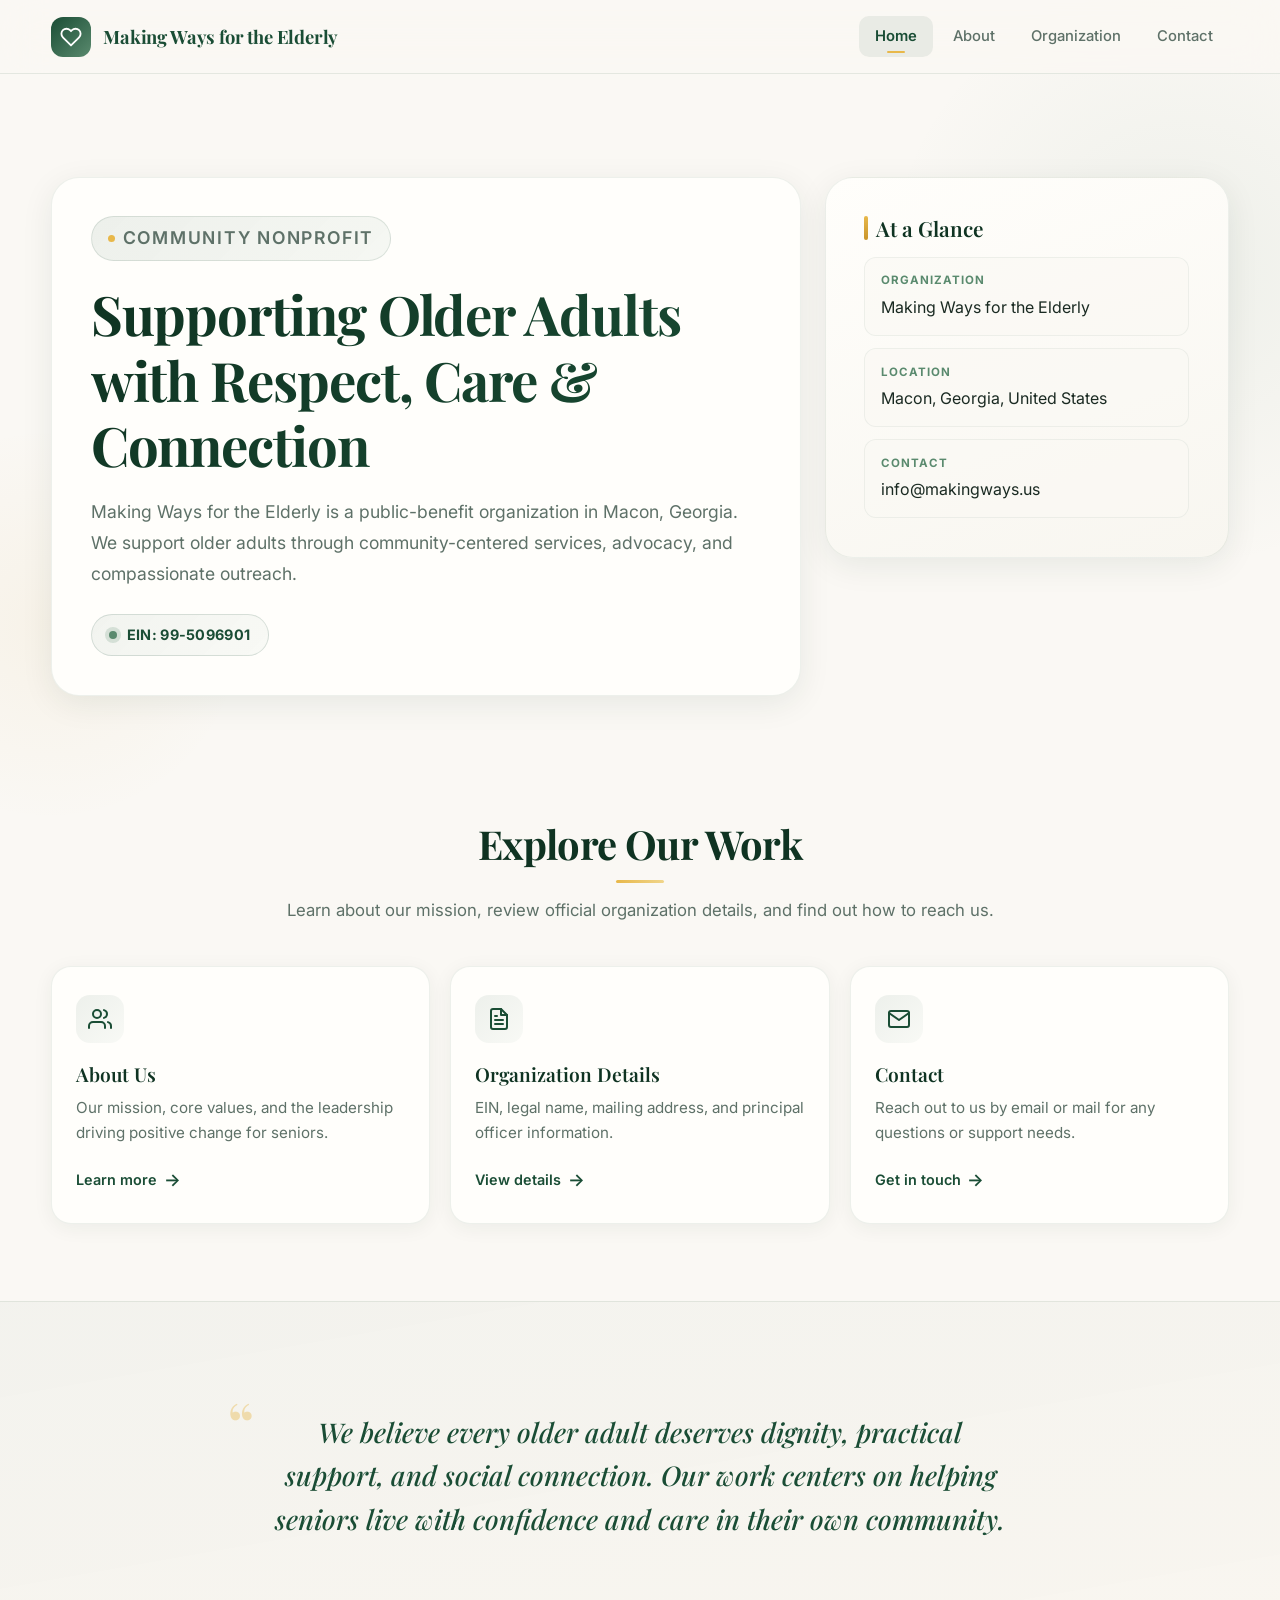
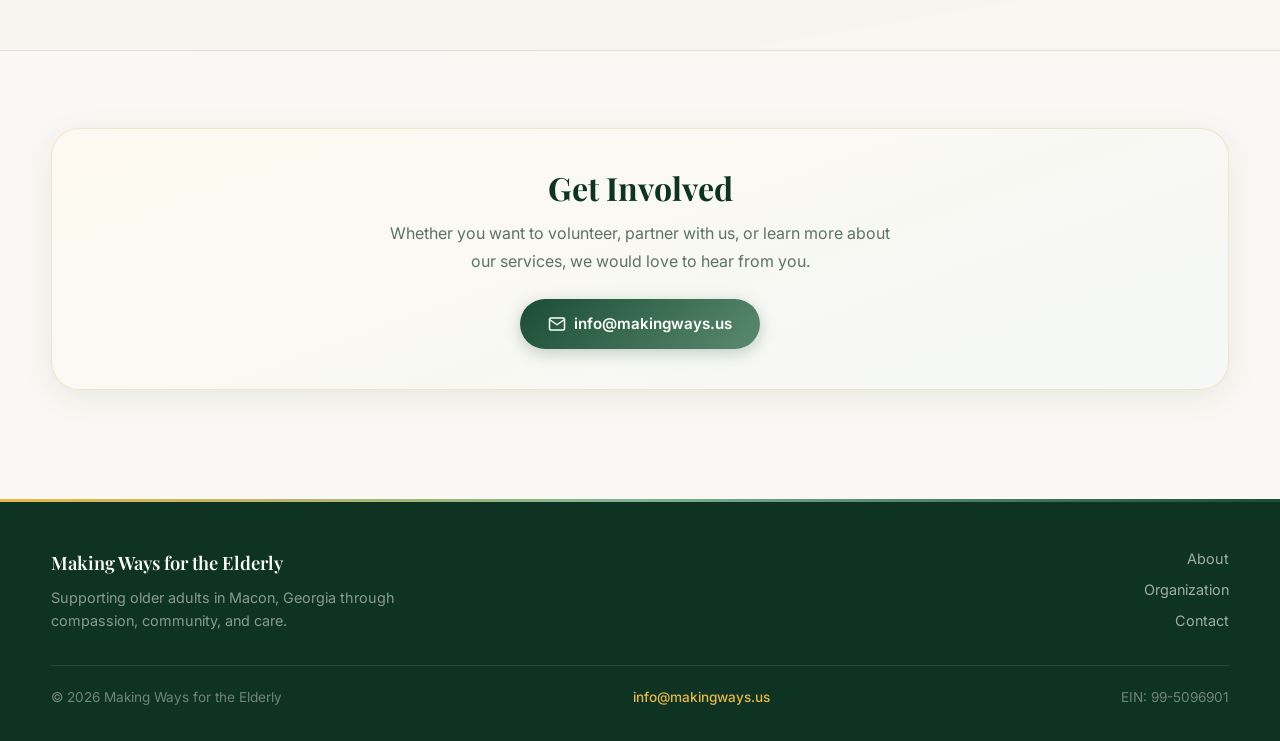
<file: index.html>
<!DOCTYPE html>
<html lang="en">
<head>
  <meta charset="UTF-8">
  <meta name="viewport" content="width=device-width, initial-scale=1.0">
  <meta name="description" content="Making Ways for the Elderly — A nonprofit in Macon, Georgia supporting older adults with respect, care, and community connection.">
  <title>Making Ways for the Elderly | Home</title>
  <link rel="icon" type="image/svg+xml" href="favicon.svg">
  <link rel="stylesheet" href="css/style.css">
</head>
<body>
  <header class="topbar">
    <div class="wrapper topbar-content">
      <a class="brand" href="index.html">
        <span class="brand-icon">
          <svg viewBox="0 0 24 24" fill="none" stroke="white" stroke-width="2" stroke-linecap="round" stroke-linejoin="round">
            <path d="M20.84 4.61a5.5 5.5 0 0 0-7.78 0L12 5.67l-1.06-1.06a5.5 5.5 0 0 0-7.78 7.78l1.06 1.06L12 21.23l7.78-7.78 1.06-1.06a5.5 5.5 0 0 0 0-7.78z"/>
          </svg>
        </span>
        Making Ways for the Elderly
      </a>
      <button class="menu-toggle" aria-label="Toggle navigation" aria-expanded="false">
        <svg class="hamburger-icon" viewBox="0 0 24 24" fill="none" stroke="currentColor" stroke-width="2" stroke-linecap="round">
          <line x1="3" y1="6" x2="21" y2="6"/><line x1="3" y1="12" x2="21" y2="12"/><line x1="3" y1="18" x2="21" y2="18"/>
        </svg>
        <svg class="close-icon" viewBox="0 0 24 24" fill="none" stroke="currentColor" stroke-width="2" stroke-linecap="round">
          <line x1="18" y1="6" x2="6" y2="18"/><line x1="6" y1="6" x2="18" y2="18"/>
        </svg>
      </button>
      <nav class="menu" aria-label="Main navigation">
        <a class="menu-link active" href="index.html">Home</a>
        <a class="menu-link" href="about.html">About</a>
        <a class="menu-link" href="organization.html">Organization</a>
        <a class="menu-link" href="contact.html">Contact</a>
      </nav>
    </div>
  </header>

  <main>
    <!-- HERO -->
    <section class="page-hero">
      <div class="wrapper hero-grid">
        <article class="card-surface hero-main reveal">
          <p class="hero-kicker">Community Nonprofit</p>
          <h1>Supporting Older Adults with Respect, Care & Connection</h1>
          <p>
            Making Ways for the Elderly is a public-benefit organization in Macon, Georgia.
            We support older adults through community-centered services, advocacy, and compassionate outreach.
          </p>
          <div class="ein-pill">
            <span class="pill-dot" aria-hidden="true"></span>
            EIN: 99-5096901
          </div>
        </article>

        <aside class="card-surface hero-side reveal delay-1" aria-label="Quick facts">
          <h2>At a Glance</h2>
          <ul class="quick-list">
            <li>
              <strong>Organization</strong>
              Making Ways for the Elderly
            </li>
            <li>
              <strong>Location</strong>
              Macon, Georgia, United States
            </li>
            <li>
              <strong>Contact</strong>
              info@makingways.us
            </li>
          </ul>
        </aside>
      </div>
    </section>

    <!-- EXPLORE PAGES -->
    <section class="section">
      <div class="wrapper">
        <div class="section-header">
          <h2 class="section-title section-title-decorated">Explore Our Work</h2>
          <p class="section-intro">
            Learn about our mission, review official organization details, and find out how to reach us.
          </p>
        </div>
        <div class="grid-3">
          <a class="link-card reveal" href="about.html">
            <div class="link-card-icon">
              <svg viewBox="0 0 24 24" fill="none" stroke="currentColor" stroke-width="2" stroke-linecap="round" stroke-linejoin="round">
                <path d="M17 21v-2a4 4 0 0 0-4-4H5a4 4 0 0 0-4 4v2"/><circle cx="9" cy="7" r="4"/><path d="M23 21v-2a4 4 0 0 0-3-3.87"/><path d="M16 3.13a4 4 0 0 1 0 7.75"/>
              </svg>
            </div>
            <h3>About Us</h3>
            <p>Our mission, core values, and the leadership driving positive change for seniors.</p>
            <span class="link-arrow">Learn more</span>
          </a>
          <a class="link-card reveal delay-1" href="organization.html">
            <div class="link-card-icon">
              <svg viewBox="0 0 24 24" fill="none" stroke="currentColor" stroke-width="2" stroke-linecap="round" stroke-linejoin="round">
                <path d="M14 2H6a2 2 0 0 0-2 2v16a2 2 0 0 0 2 2h12a2 2 0 0 0 2-2V8z"/><polyline points="14 2 14 8 20 8"/><line x1="16" y1="13" x2="8" y2="13"/><line x1="16" y1="17" x2="8" y2="17"/><polyline points="10 9 9 9 8 9"/>
              </svg>
            </div>
            <h3>Organization Details</h3>
            <p>EIN, legal name, mailing address, and principal officer information.</p>
            <span class="link-arrow">View details</span>
          </a>
          <a class="link-card reveal delay-2" href="contact.html">
            <div class="link-card-icon">
              <svg viewBox="0 0 24 24" fill="none" stroke="currentColor" stroke-width="2" stroke-linecap="round" stroke-linejoin="round">
                <path d="M4 4h16c1.1 0 2 .9 2 2v12c0 1.1-.9 2-2 2H4c-1.1 0-2-.9-2-2V6c0-1.1.9-2 2-2z"/><polyline points="22,6 12,13 2,6"/>
              </svg>
            </div>
            <h3>Contact</h3>
            <p>Reach out to us by email or mail for any questions or support needs.</p>
            <span class="link-arrow">Get in touch</span>
          </a>
        </div>
      </div>
    </section>

    <!-- MISSION STATEMENT -->
    <section class="section section-accent">
      <div class="wrapper">
        <div class="mission-block reveal">
          <blockquote>
            We believe every older adult deserves dignity, practical support, and social connection.
            Our work centers on helping seniors live with confidence and care in their own community.
          </blockquote>
        </div>
      </div>
    </section>

    <!-- CTA / EMAIL -->
    <section class="section">
      <div class="wrapper">
        <div class="highlight-box reveal">
          <h2>Get Involved</h2>
          <p>
            Whether you want to volunteer, partner with us, or learn more about our services,
            we would love to hear from you.
          </p>
          <a href="mailto:info@makingways.us" class="email-link">
            <svg viewBox="0 0 24 24" fill="none" stroke="currentColor" stroke-width="2" stroke-linecap="round" stroke-linejoin="round">
              <path d="M4 4h16c1.1 0 2 .9 2 2v12c0 1.1-.9 2-2 2H4c-1.1 0-2-.9-2-2V6c0-1.1.9-2 2-2z"/><polyline points="22,6 12,13 2,6"/>
            </svg>
            info@makingways.us
          </a>
        </div>
      </div>
    </section>
  </main>

  <footer class="site-footer">
    <div class="wrapper">
      <div class="footer-grid">
        <div>
          <p class="footer-brand">Making Ways for the Elderly</p>
          <p class="footer-tagline">Supporting older adults in Macon, Georgia through compassion, community, and care.</p>
        </div>
        <div class="footer-links">
          <a href="about.html">About</a>
          <a href="organization.html">Organization</a>
          <a href="contact.html">Contact</a>
        </div>
      </div>
      <div class="footer-bottom">
        <p>&copy; 2026 Making Ways for the Elderly</p>
        <p class="footer-email"><a href="mailto:info@makingways.us">info@makingways.us</a></p>
        <p>EIN: 99-5096901</p>
      </div>
    </div>
  </footer>

  <script src="js/main.js"></script>
</body>
</html>
</file>
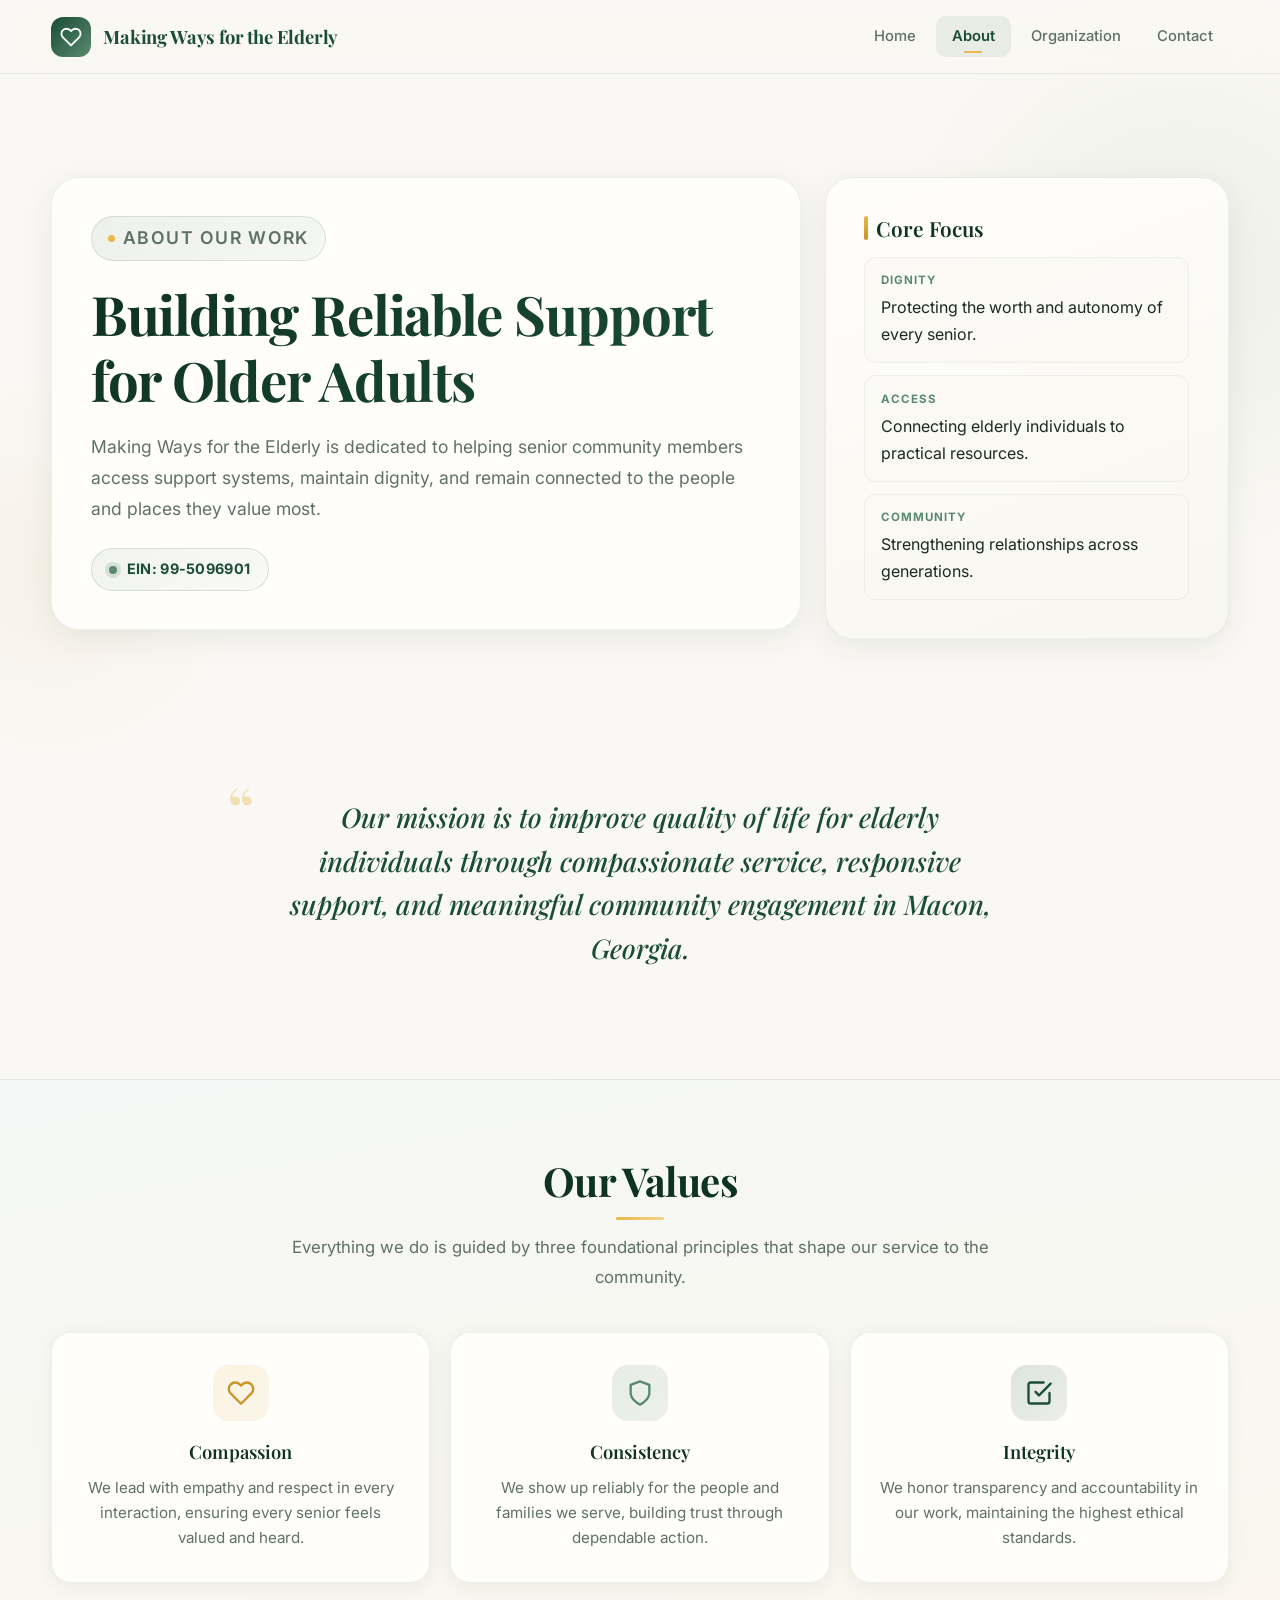
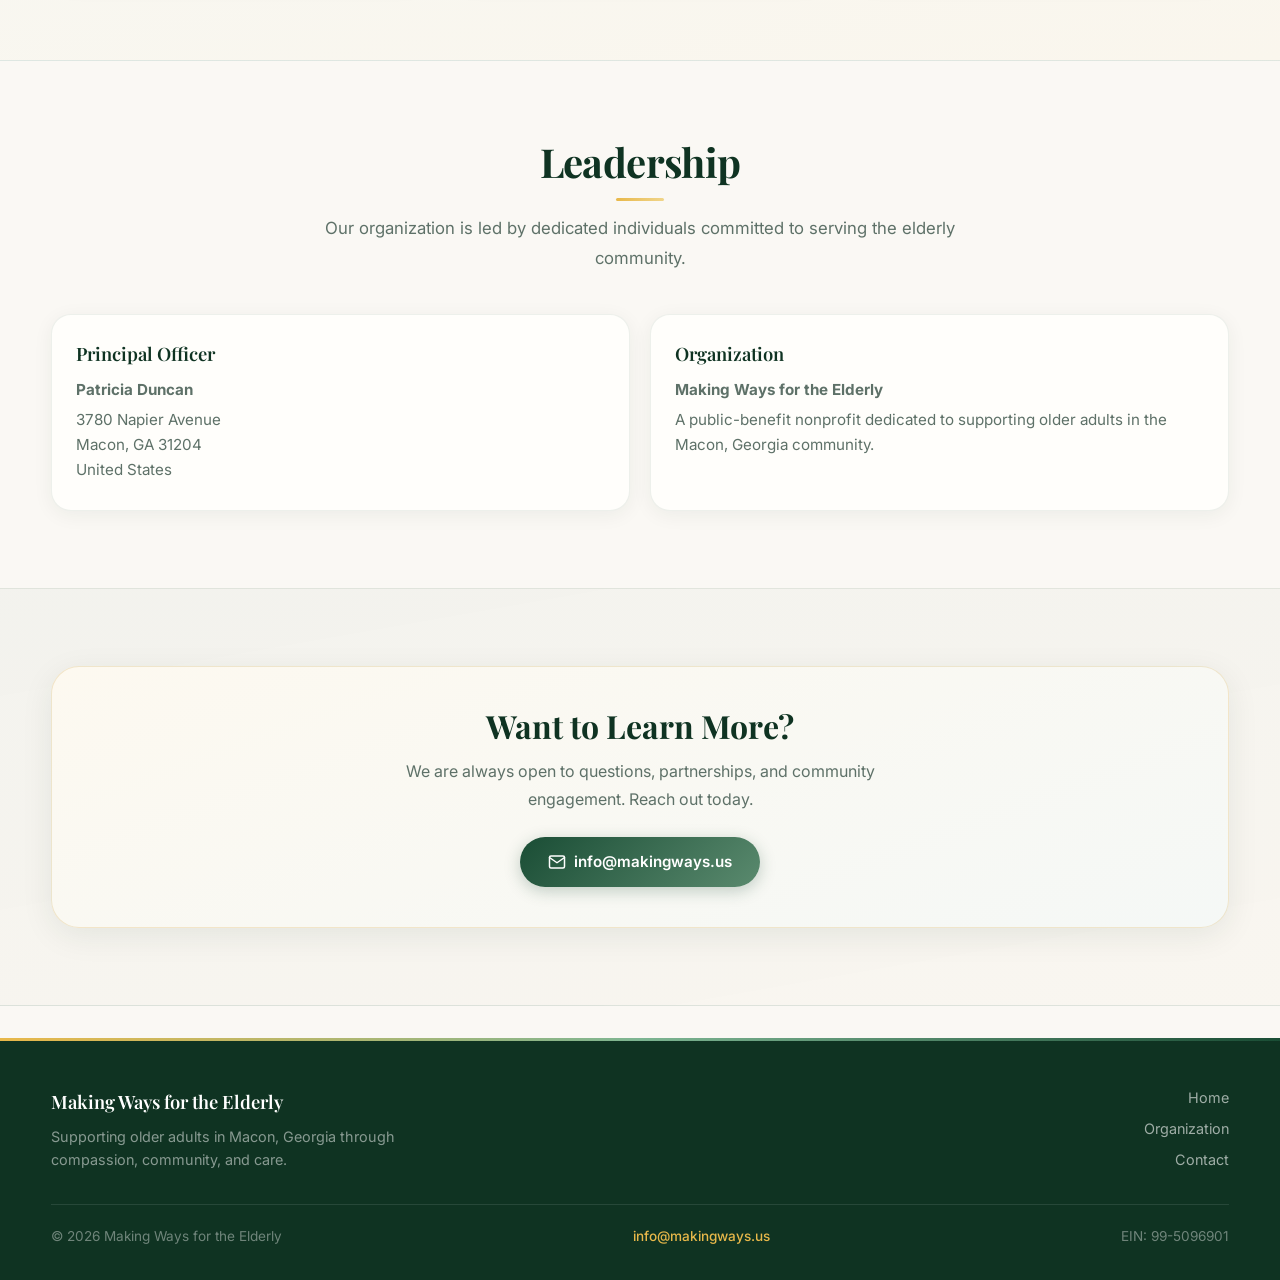
<file: about.html>
<!DOCTYPE html>
<html lang="en">
<head>
  <meta charset="UTF-8">
  <meta name="viewport" content="width=device-width, initial-scale=1.0">
  <meta name="description" content="Learn about Making Ways for the Elderly — our mission, core values, and leadership in Macon, Georgia.">
  <title>Making Ways for the Elderly | About</title>
  <link rel="icon" type="image/svg+xml" href="favicon.svg">
  <link rel="stylesheet" href="css/style.css">
</head>
<body>
  <header class="topbar">
    <div class="wrapper topbar-content">
      <a class="brand" href="index.html">
        <span class="brand-icon">
          <svg viewBox="0 0 24 24" fill="none" stroke="white" stroke-width="2" stroke-linecap="round" stroke-linejoin="round">
            <path d="M20.84 4.61a5.5 5.5 0 0 0-7.78 0L12 5.67l-1.06-1.06a5.5 5.5 0 0 0-7.78 7.78l1.06 1.06L12 21.23l7.78-7.78 1.06-1.06a5.5 5.5 0 0 0 0-7.78z"/>
          </svg>
        </span>
        Making Ways for the Elderly
      </a>
      <button class="menu-toggle" aria-label="Toggle navigation" aria-expanded="false">
        <svg class="hamburger-icon" viewBox="0 0 24 24" fill="none" stroke="currentColor" stroke-width="2" stroke-linecap="round">
          <line x1="3" y1="6" x2="21" y2="6"/><line x1="3" y1="12" x2="21" y2="12"/><line x1="3" y1="18" x2="21" y2="18"/>
        </svg>
        <svg class="close-icon" viewBox="0 0 24 24" fill="none" stroke="currentColor" stroke-width="2" stroke-linecap="round">
          <line x1="18" y1="6" x2="6" y2="18"/><line x1="6" y1="6" x2="18" y2="18"/>
        </svg>
      </button>
      <nav class="menu" aria-label="Main navigation">
        <a class="menu-link" href="index.html">Home</a>
        <a class="menu-link active" href="about.html">About</a>
        <a class="menu-link" href="organization.html">Organization</a>
        <a class="menu-link" href="contact.html">Contact</a>
      </nav>
    </div>
  </header>

  <main>
    <!-- HERO -->
    <section class="page-hero">
      <div class="wrapper hero-grid">
        <article class="card-surface hero-main reveal">
          <p class="hero-kicker">About Our Work</p>
          <h1>Building Reliable Support for Older Adults</h1>
          <p>
            Making Ways for the Elderly is dedicated to helping senior community members access
            support systems, maintain dignity, and remain connected to the people and places they value most.
          </p>
          <div class="ein-pill">
            <span class="pill-dot" aria-hidden="true"></span>
            EIN: 99-5096901
          </div>
        </article>

        <aside class="card-surface hero-side reveal delay-1">
          <h2>Core Focus</h2>
          <ul class="quick-list">
            <li>
              <strong>Dignity</strong>
              Protecting the worth and autonomy of every senior.
            </li>
            <li>
              <strong>Access</strong>
              Connecting elderly individuals to practical resources.
            </li>
            <li>
              <strong>Community</strong>
              Strengthening relationships across generations.
            </li>
          </ul>
        </aside>
      </div>
    </section>

    <!-- MISSION -->
    <section class="section">
      <div class="wrapper">
        <div class="mission-block reveal">
          <blockquote>
            Our mission is to improve quality of life for elderly individuals through compassionate service,
            responsive support, and meaningful community engagement in Macon, Georgia.
          </blockquote>
        </div>
      </div>
    </section>

    <!-- VALUES -->
    <section class="section section-soft">
      <div class="wrapper">
        <div class="section-header">
          <h2 class="section-title section-title-decorated">Our Values</h2>
          <p class="section-intro">
            Everything we do is guided by three foundational principles that shape our service to the community.
          </p>
        </div>
        <div class="grid-3">
          <article class="info-card value-card reveal">
            <div class="value-icon value-icon-compassion">
              <svg width="28" height="28" viewBox="0 0 24 24" fill="none" stroke="currentColor" stroke-width="2" stroke-linecap="round" stroke-linejoin="round">
                <path d="M20.84 4.61a5.5 5.5 0 0 0-7.78 0L12 5.67l-1.06-1.06a5.5 5.5 0 0 0-7.78 7.78l1.06 1.06L12 21.23l7.78-7.78 1.06-1.06a5.5 5.5 0 0 0 0-7.78z"/>
              </svg>
            </div>
            <h3>Compassion</h3>
            <p>We lead with empathy and respect in every interaction, ensuring every senior feels valued and heard.</p>
          </article>
          <article class="info-card value-card reveal delay-1">
            <div class="value-icon value-icon-consistency">
              <svg width="28" height="28" viewBox="0 0 24 24" fill="none" stroke="currentColor" stroke-width="2" stroke-linecap="round" stroke-linejoin="round">
                <path d="M12 22s8-4 8-10V5l-8-3-8 3v7c0 6 8 10 8 10z"/>
              </svg>
            </div>
            <h3>Consistency</h3>
            <p>We show up reliably for the people and families we serve, building trust through dependable action.</p>
          </article>
          <article class="info-card value-card reveal delay-2">
            <div class="value-icon value-icon-integrity">
              <svg width="28" height="28" viewBox="0 0 24 24" fill="none" stroke="currentColor" stroke-width="2" stroke-linecap="round" stroke-linejoin="round">
                <polyline points="9 11 12 14 22 4"/><path d="M21 12v7a2 2 0 0 1-2 2H5a2 2 0 0 1-2-2V5a2 2 0 0 1 2-2h11"/>
              </svg>
            </div>
            <h3>Integrity</h3>
            <p>We honor transparency and accountability in our work, maintaining the highest ethical standards.</p>
          </article>
        </div>
      </div>
    </section>

    <!-- LEADERSHIP -->
    <section class="section">
      <div class="wrapper">
        <div class="section-header">
          <h2 class="section-title section-title-decorated">Leadership</h2>
          <p class="section-intro">
            Our organization is led by dedicated individuals committed to serving the elderly community.
          </p>
        </div>
        <div class="grid-2">
          <article class="info-card reveal">
            <h3>Principal Officer</h3>
            <p><strong>Patricia Duncan</strong></p>
            <p>
              3780 Napier Avenue<br>
              Macon, GA 31204<br>
              United States
            </p>
          </article>
          <article class="info-card reveal delay-1">
            <h3>Organization</h3>
            <p><strong>Making Ways for the Elderly</strong></p>
            <p>A public-benefit nonprofit dedicated to supporting older adults in the Macon, Georgia community.</p>
          </article>
        </div>
      </div>
    </section>

    <!-- CTA -->
    <section class="section section-accent">
      <div class="wrapper">
        <div class="highlight-box reveal">
          <h2>Want to Learn More?</h2>
          <p>
            We are always open to questions, partnerships, and community engagement. Reach out today.
          </p>
          <a href="mailto:info@makingways.us" class="email-link">
            <svg viewBox="0 0 24 24" fill="none" stroke="currentColor" stroke-width="2" stroke-linecap="round" stroke-linejoin="round">
              <path d="M4 4h16c1.1 0 2 .9 2 2v12c0 1.1-.9 2-2 2H4c-1.1 0-2-.9-2-2V6c0-1.1.9-2 2-2z"/><polyline points="22,6 12,13 2,6"/>
            </svg>
            info@makingways.us
          </a>
        </div>
      </div>
    </section>
  </main>

  <footer class="site-footer">
    <div class="wrapper">
      <div class="footer-grid">
        <div>
          <p class="footer-brand">Making Ways for the Elderly</p>
          <p class="footer-tagline">Supporting older adults in Macon, Georgia through compassion, community, and care.</p>
        </div>
        <div class="footer-links">
          <a href="index.html">Home</a>
          <a href="organization.html">Organization</a>
          <a href="contact.html">Contact</a>
        </div>
      </div>
      <div class="footer-bottom">
        <p>&copy; 2026 Making Ways for the Elderly</p>
        <p class="footer-email"><a href="mailto:info@makingways.us">info@makingways.us</a></p>
        <p>EIN: 99-5096901</p>
      </div>
    </div>
  </footer>

  <script src="js/main.js"></script>
</body>
</html>
</file>
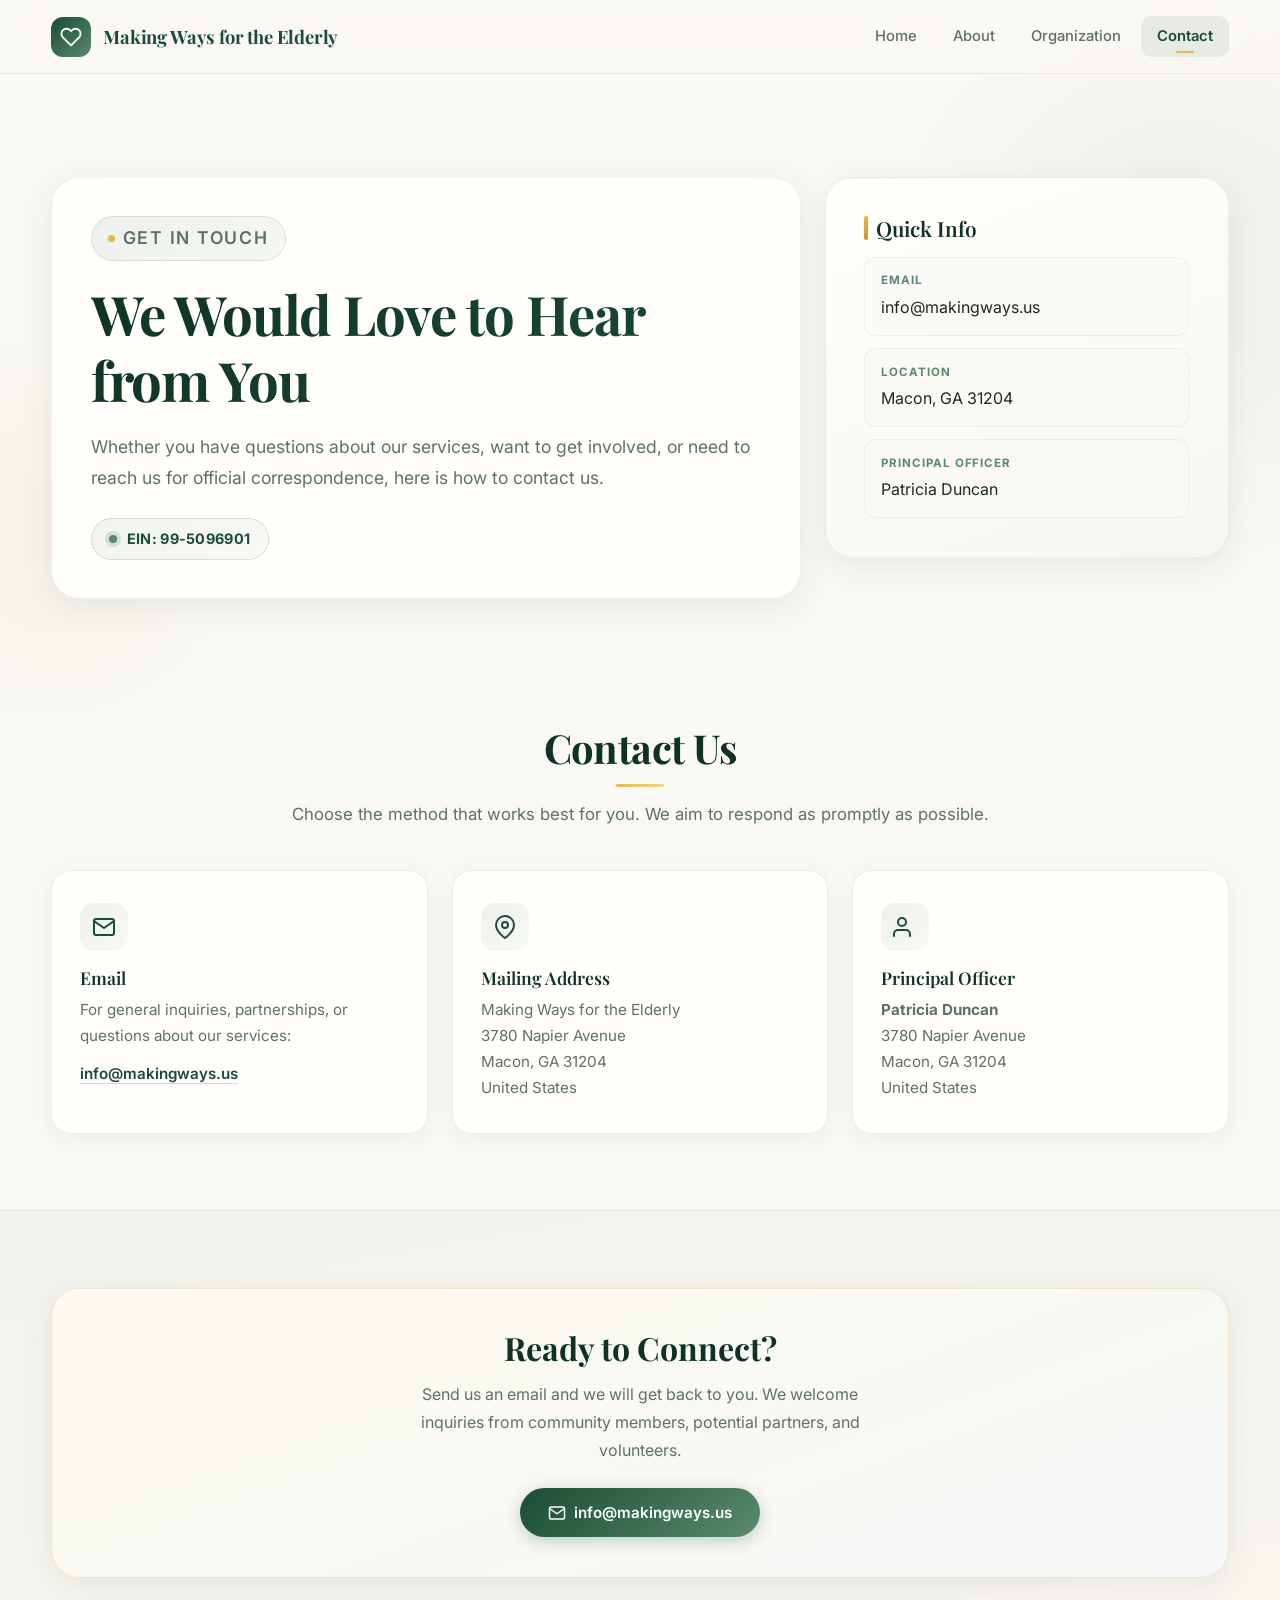
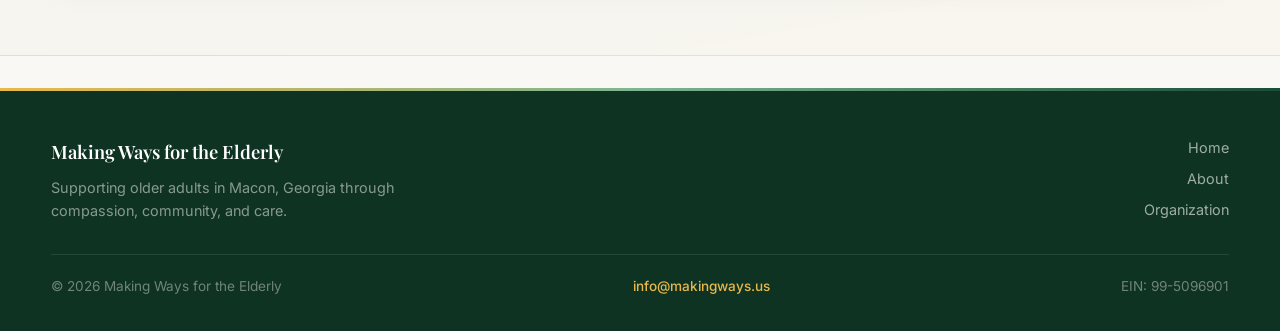
<file: contact.html>
<!DOCTYPE html>
<html lang="en">
<head>
  <meta charset="UTF-8">
  <meta name="viewport" content="width=device-width, initial-scale=1.0">
  <meta name="description" content="Contact Making Ways for the Elderly — email, mailing address, and administrative contact for our Macon, Georgia nonprofit.">
  <title>Making Ways for the Elderly | Contact</title>
  <link rel="icon" type="image/svg+xml" href="favicon.svg">
  <link rel="stylesheet" href="css/style.css">
</head>
<body>
  <header class="topbar">
    <div class="wrapper topbar-content">
      <a class="brand" href="index.html">
        <span class="brand-icon">
          <svg viewBox="0 0 24 24" fill="none" stroke="white" stroke-width="2" stroke-linecap="round" stroke-linejoin="round">
            <path d="M20.84 4.61a5.5 5.5 0 0 0-7.78 0L12 5.67l-1.06-1.06a5.5 5.5 0 0 0-7.78 7.78l1.06 1.06L12 21.23l7.78-7.78 1.06-1.06a5.5 5.5 0 0 0 0-7.78z"/>
          </svg>
        </span>
        Making Ways for the Elderly
      </a>
      <button class="menu-toggle" aria-label="Toggle navigation" aria-expanded="false">
        <svg class="hamburger-icon" viewBox="0 0 24 24" fill="none" stroke="currentColor" stroke-width="2" stroke-linecap="round">
          <line x1="3" y1="6" x2="21" y2="6"/><line x1="3" y1="12" x2="21" y2="12"/><line x1="3" y1="18" x2="21" y2="18"/>
        </svg>
        <svg class="close-icon" viewBox="0 0 24 24" fill="none" stroke="currentColor" stroke-width="2" stroke-linecap="round">
          <line x1="18" y1="6" x2="6" y2="18"/><line x1="6" y1="6" x2="18" y2="18"/>
        </svg>
      </button>
      <nav class="menu" aria-label="Main navigation">
        <a class="menu-link" href="index.html">Home</a>
        <a class="menu-link" href="about.html">About</a>
        <a class="menu-link" href="organization.html">Organization</a>
        <a class="menu-link active" href="contact.html">Contact</a>
      </nav>
    </div>
  </header>

  <main>
    <!-- HERO -->
    <section class="page-hero">
      <div class="wrapper hero-grid">
        <article class="card-surface hero-main reveal">
          <p class="hero-kicker">Get in Touch</p>
          <h1>We Would Love to Hear from You</h1>
          <p>
            Whether you have questions about our services, want to get involved, or need to reach us
            for official correspondence, here is how to contact us.
          </p>
          <div class="ein-pill">
            <span class="pill-dot" aria-hidden="true"></span>
            EIN: 99-5096901
          </div>
        </article>

        <aside class="card-surface hero-side reveal delay-1">
          <h2>Quick Info</h2>
          <ul class="quick-list">
            <li>
              <strong>Email</strong>
              info@makingways.us
            </li>
            <li>
              <strong>Location</strong>
              Macon, GA 31204
            </li>
            <li>
              <strong>Principal Officer</strong>
              Patricia Duncan
            </li>
          </ul>
        </aside>
      </div>
    </section>

    <!-- CONTACT METHODS -->
    <section class="section">
      <div class="wrapper">
        <div class="section-header">
          <h2 class="section-title section-title-decorated">Contact Us</h2>
          <p class="section-intro">
            Choose the method that works best for you. We aim to respond as promptly as possible.
          </p>
        </div>
        <div class="contact-grid">
          <div class="contact-card reveal">
            <div class="contact-card-icon">
              <svg viewBox="0 0 24 24" fill="none" stroke="currentColor" stroke-width="2" stroke-linecap="round" stroke-linejoin="round">
                <path d="M4 4h16c1.1 0 2 .9 2 2v12c0 1.1-.9 2-2 2H4c-1.1 0-2-.9-2-2V6c0-1.1.9-2 2-2z"/><polyline points="22,6 12,13 2,6"/>
              </svg>
            </div>
            <h3>Email</h3>
            <p>For general inquiries, partnerships, or questions about our services:</p>
            <p style="margin-top: 0.75rem;">
              <a href="mailto:info@makingways.us">info@makingways.us</a>
            </p>
          </div>
          <div class="contact-card reveal delay-1">
            <div class="contact-card-icon">
              <svg viewBox="0 0 24 24" fill="none" stroke="currentColor" stroke-width="2" stroke-linecap="round" stroke-linejoin="round">
                <path d="M21 10c0 7-9 13-9 13s-9-6-9-13a9 9 0 0 1 18 0z"/><circle cx="12" cy="10" r="3"/>
              </svg>
            </div>
            <h3>Mailing Address</h3>
            <p>
              Making Ways for the Elderly<br>
              3780 Napier Avenue<br>
              Macon, GA 31204<br>
              United States
            </p>
          </div>
          <div class="contact-card reveal delay-2">
            <div class="contact-card-icon">
              <svg viewBox="0 0 24 24" fill="none" stroke="currentColor" stroke-width="2" stroke-linecap="round" stroke-linejoin="round">
                <path d="M17 21v-2a4 4 0 0 0-4-4H5a4 4 0 0 0-4 4v2"/><circle cx="9" cy="7" r="4"/>
              </svg>
            </div>
            <h3>Principal Officer</h3>
            <p>
              <strong>Patricia Duncan</strong><br>
              3780 Napier Avenue<br>
              Macon, GA 31204<br>
              United States
            </p>
          </div>
        </div>
      </div>
    </section>

    <!-- CTA -->
    <section class="section section-accent">
      <div class="wrapper">
        <div class="highlight-box reveal">
          <h2>Ready to Connect?</h2>
          <p>
            Send us an email and we will get back to you. We welcome inquiries from community members,
            potential partners, and volunteers.
          </p>
          <a href="mailto:info@makingways.us" class="email-link">
            <svg viewBox="0 0 24 24" fill="none" stroke="currentColor" stroke-width="2" stroke-linecap="round" stroke-linejoin="round">
              <path d="M4 4h16c1.1 0 2 .9 2 2v12c0 1.1-.9 2-2 2H4c-1.1 0-2-.9-2-2V6c0-1.1.9-2 2-2z"/><polyline points="22,6 12,13 2,6"/>
            </svg>
            info@makingways.us
          </a>
        </div>
      </div>
    </section>
  </main>

  <footer class="site-footer">
    <div class="wrapper">
      <div class="footer-grid">
        <div>
          <p class="footer-brand">Making Ways for the Elderly</p>
          <p class="footer-tagline">Supporting older adults in Macon, Georgia through compassion, community, and care.</p>
        </div>
        <div class="footer-links">
          <a href="index.html">Home</a>
          <a href="about.html">About</a>
          <a href="organization.html">Organization</a>
        </div>
      </div>
      <div class="footer-bottom">
        <p>&copy; 2026 Making Ways for the Elderly</p>
        <p class="footer-email"><a href="mailto:info@makingways.us">info@makingways.us</a></p>
        <p>EIN: 99-5096901</p>
      </div>
    </div>
  </footer>

  <script src="js/main.js"></script>
</body>
</html>
</file>
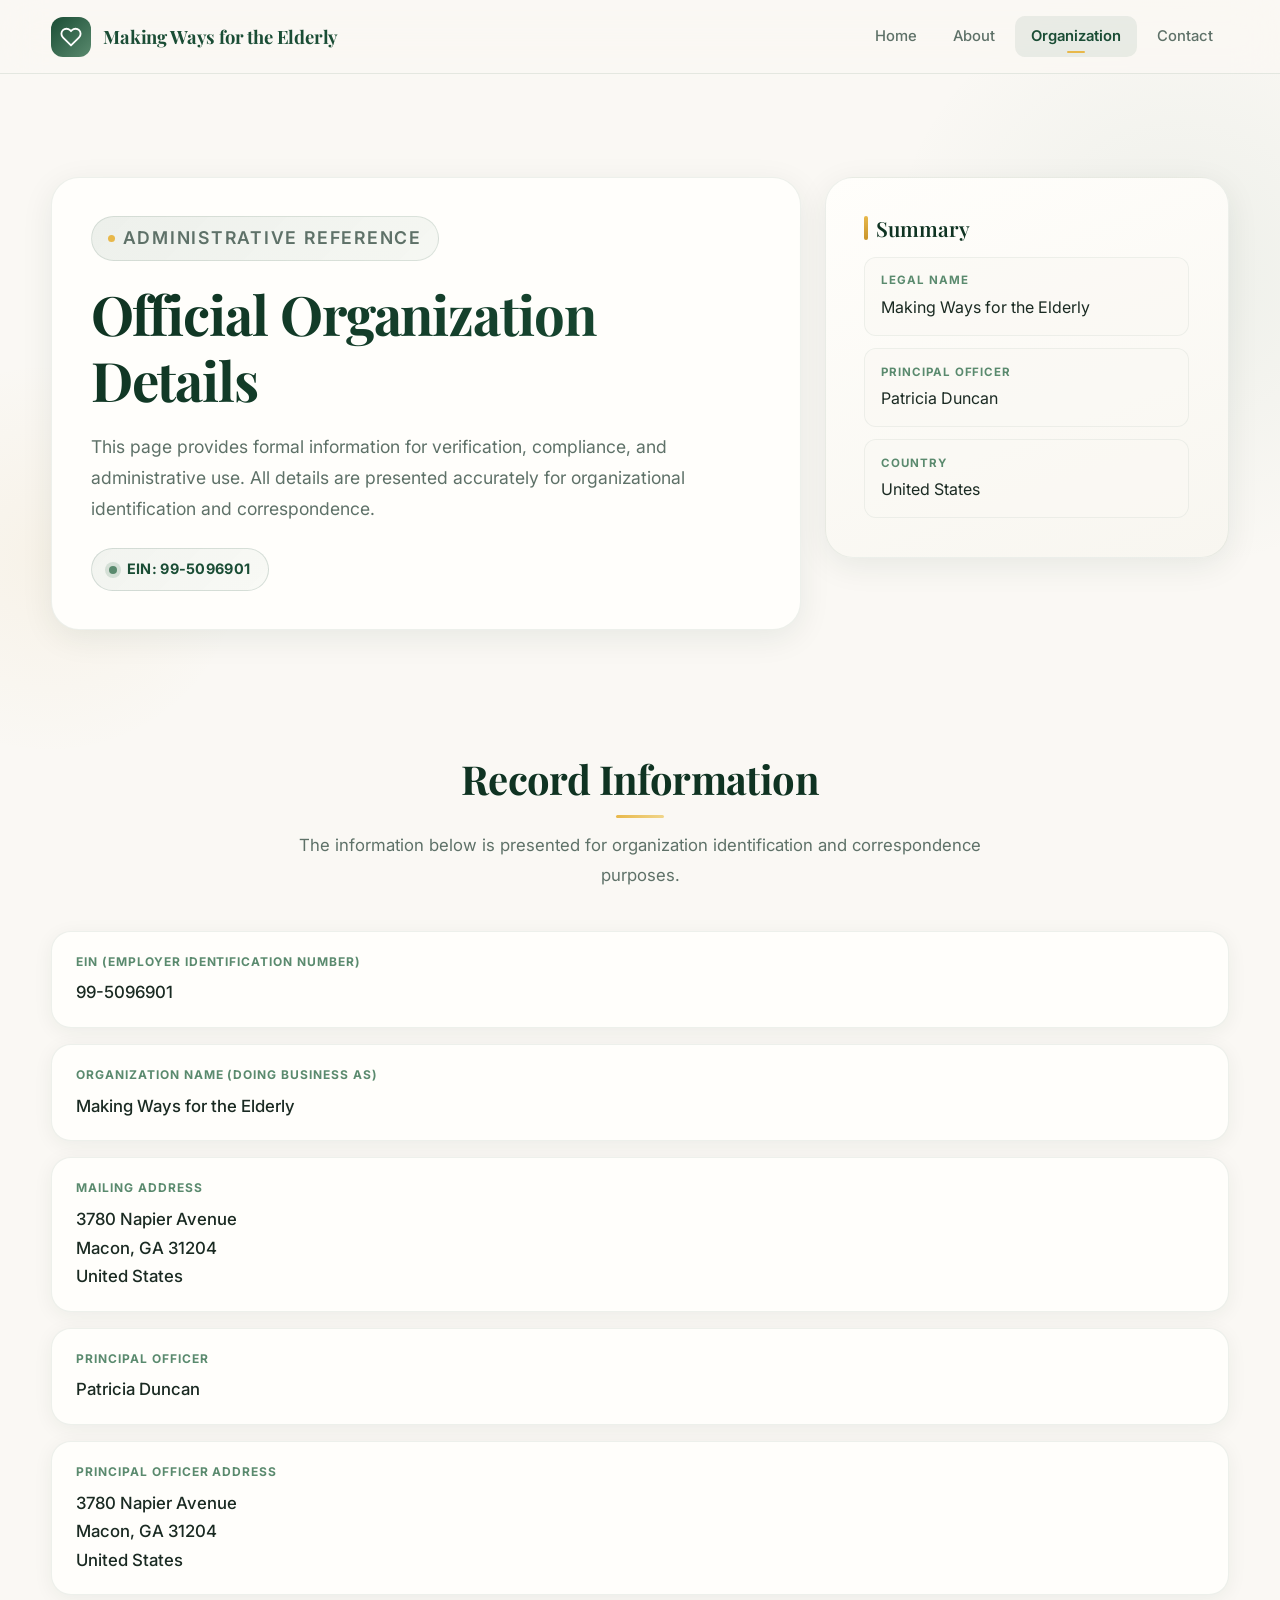
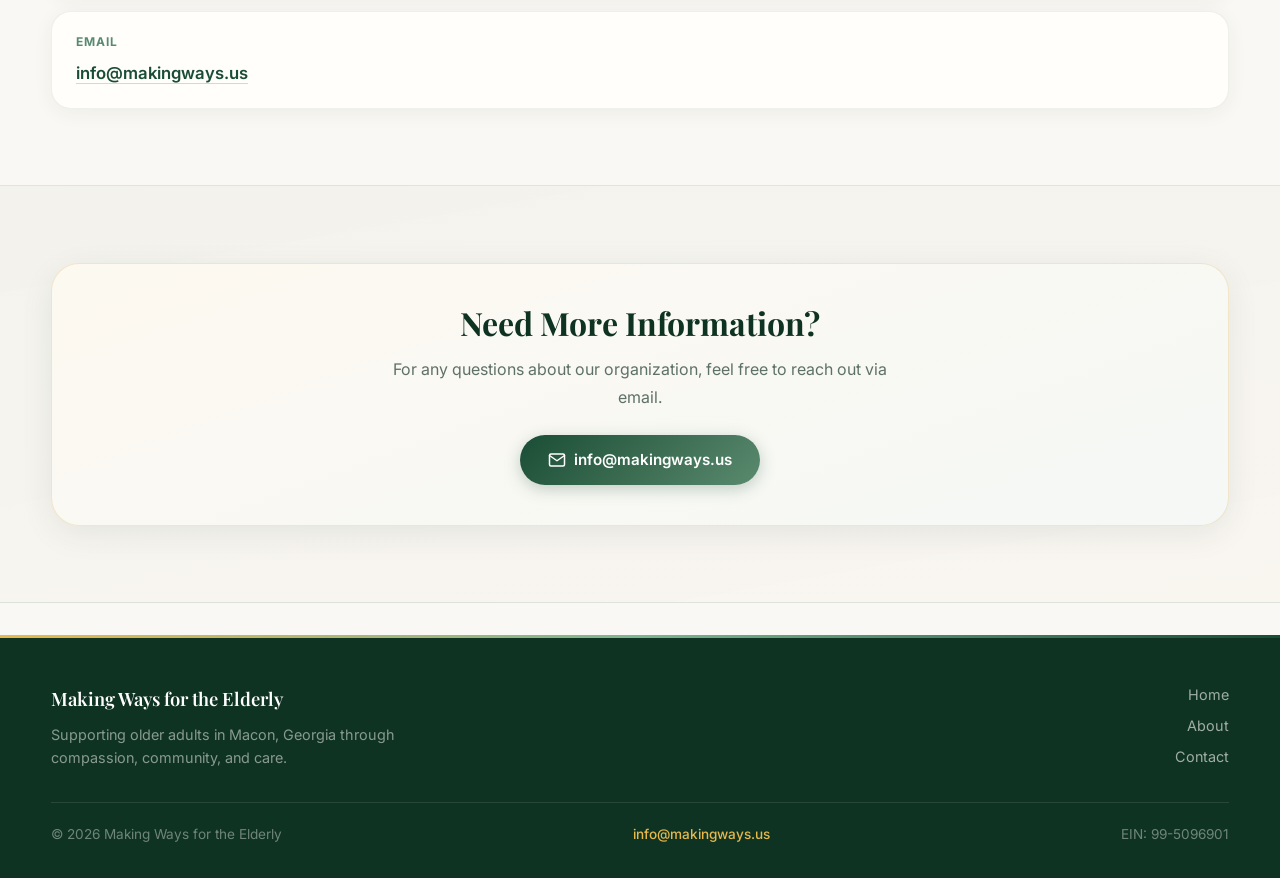
<file: organization.html>
<!DOCTYPE html>
<html lang="en">
<head>
  <meta charset="UTF-8">
  <meta name="viewport" content="width=device-width, initial-scale=1.0">
  <meta name="description" content="Official organization information for Making Ways for the Elderly — EIN, mailing address, and principal officer details.">
  <title>Making Ways for the Elderly | Organization Details</title>
  <link rel="icon" type="image/svg+xml" href="favicon.svg">
  <link rel="stylesheet" href="css/style.css">
</head>
<body>
  <header class="topbar">
    <div class="wrapper topbar-content">
      <a class="brand" href="index.html">
        <span class="brand-icon">
          <svg viewBox="0 0 24 24" fill="none" stroke="white" stroke-width="2" stroke-linecap="round" stroke-linejoin="round">
            <path d="M20.84 4.61a5.5 5.5 0 0 0-7.78 0L12 5.67l-1.06-1.06a5.5 5.5 0 0 0-7.78 7.78l1.06 1.06L12 21.23l7.78-7.78 1.06-1.06a5.5 5.5 0 0 0 0-7.78z"/>
          </svg>
        </span>
        Making Ways for the Elderly
      </a>
      <button class="menu-toggle" aria-label="Toggle navigation" aria-expanded="false">
        <svg class="hamburger-icon" viewBox="0 0 24 24" fill="none" stroke="currentColor" stroke-width="2" stroke-linecap="round">
          <line x1="3" y1="6" x2="21" y2="6"/><line x1="3" y1="12" x2="21" y2="12"/><line x1="3" y1="18" x2="21" y2="18"/>
        </svg>
        <svg class="close-icon" viewBox="0 0 24 24" fill="none" stroke="currentColor" stroke-width="2" stroke-linecap="round">
          <line x1="18" y1="6" x2="6" y2="18"/><line x1="6" y1="6" x2="18" y2="18"/>
        </svg>
      </button>
      <nav class="menu" aria-label="Main navigation">
        <a class="menu-link" href="index.html">Home</a>
        <a class="menu-link" href="about.html">About</a>
        <a class="menu-link active" href="organization.html">Organization</a>
        <a class="menu-link" href="contact.html">Contact</a>
      </nav>
    </div>
  </header>

  <main>
    <!-- HERO -->
    <section class="page-hero">
      <div class="wrapper hero-grid">
        <article class="card-surface hero-main reveal">
          <p class="hero-kicker">Administrative Reference</p>
          <h1>Official Organization Details</h1>
          <p>
            This page provides formal information for verification, compliance, and administrative use.
            All details are presented accurately for organizational identification and correspondence.
          </p>
          <div class="ein-pill">
            <span class="pill-dot" aria-hidden="true"></span>
            EIN: 99-5096901
          </div>
        </article>

        <aside class="card-surface hero-side reveal delay-1">
          <h2>Summary</h2>
          <ul class="quick-list">
            <li>
              <strong>Legal Name</strong>
              Making Ways for the Elderly
            </li>
            <li>
              <strong>Principal Officer</strong>
              Patricia Duncan
            </li>
            <li>
              <strong>Country</strong>
              United States
            </li>
          </ul>
        </aside>
      </div>
    </section>

    <!-- RECORD INFORMATION -->
    <section class="section">
      <div class="wrapper">
        <div class="section-header">
          <h2 class="section-title section-title-decorated">Record Information</h2>
          <p class="section-intro">
            The information below is presented for organization identification and correspondence purposes.
          </p>
        </div>

        <ul class="detail-list">
          <li class="detail-item reveal">
            <p class="label">EIN (Employer Identification Number)</p>
            <p class="value">99-5096901</p>
          </li>
          <li class="detail-item reveal delay-1">
            <p class="label">Organization Name (Doing Business As)</p>
            <p class="value">Making Ways for the Elderly</p>
          </li>
          <li class="detail-item reveal delay-2">
            <p class="label">Mailing Address</p>
            <address class="value">3780 Napier Avenue
Macon, GA 31204
United States</address>
          </li>
          <li class="detail-item reveal delay-3">
            <p class="label">Principal Officer</p>
            <p class="value">Patricia Duncan</p>
          </li>
          <li class="detail-item reveal">
            <p class="label">Principal Officer Address</p>
            <address class="value">3780 Napier Avenue
Macon, GA 31204
United States</address>
          </li>
          <li class="detail-item reveal delay-1">
            <p class="label">Email</p>
            <p class="value"><a href="mailto:info@makingways.us" style="color: var(--color-forest); font-weight: 600; border-bottom: 1px solid rgba(26,77,53,0.2);">info@makingways.us</a></p>
          </li>
        </ul>
      </div>
    </section>

    <!-- CTA -->
    <section class="section section-accent">
      <div class="wrapper">
        <div class="highlight-box reveal">
          <h2>Need More Information?</h2>
          <p>
            For any questions about our organization, feel free to reach out via email.
          </p>
          <a href="mailto:info@makingways.us" class="email-link">
            <svg viewBox="0 0 24 24" fill="none" stroke="currentColor" stroke-width="2" stroke-linecap="round" stroke-linejoin="round">
              <path d="M4 4h16c1.1 0 2 .9 2 2v12c0 1.1-.9 2-2 2H4c-1.1 0-2-.9-2-2V6c0-1.1.9-2 2-2z"/><polyline points="22,6 12,13 2,6"/>
            </svg>
            info@makingways.us
          </a>
        </div>
      </div>
    </section>
  </main>

  <footer class="site-footer">
    <div class="wrapper">
      <div class="footer-grid">
        <div>
          <p class="footer-brand">Making Ways for the Elderly</p>
          <p class="footer-tagline">Supporting older adults in Macon, Georgia through compassion, community, and care.</p>
        </div>
        <div class="footer-links">
          <a href="index.html">Home</a>
          <a href="about.html">About</a>
          <a href="contact.html">Contact</a>
        </div>
      </div>
      <div class="footer-bottom">
        <p>&copy; 2026 Making Ways for the Elderly</p>
        <p class="footer-email"><a href="mailto:info@makingways.us">info@makingways.us</a></p>
        <p>EIN: 99-5096901</p>
      </div>
    </div>
  </footer>

  <script src="js/main.js"></script>
</body>
</html>
</file>
<file: css/style.css>
/* ============================================
   Making Ways for the Elderly
   Modern Redesign — Warm, Elegant, Professional
   ============================================ */

/* --- Google Fonts via @import --- */
@import url('https://fonts.googleapis.com/css2?family=Inter:wght@300;400;500;600;700;800;900&family=Playfair+Display:ital,wght@0,400;0,500;0,600;0,700;0,800;1,400;1,500&display=swap');

/* --- Custom Properties --- */
:root {
  --color-cream: #faf8f4;
  --color-warm-white: #fffefb;
  --color-sand: #f3efe6;
  --color-sand-dark: #e8e0d0;
  --color-forest: #1a4d35;
  --color-forest-deep: #0f3322;
  --color-sage: #5a8a6e;
  --color-sage-light: #7db592;
  --color-gold: #c9942a;
  --color-gold-light: #f0d58a;
  --color-gold-warm: #e8b84a;
  --color-ink: #1a2a22;
  --color-muted: #5e7168;
  --color-light-muted: #8a9e92;
  --color-divider: rgba(26, 77, 53, 0.1);

  --font-display: 'Playfair Display', Georgia, 'Times New Roman', serif;
  --font-body: 'Inter', -apple-system, BlinkMacSystemFont, 'Segoe UI', sans-serif;

  --max-w: 1200px;
  --radius-sm: 12px;
  --radius-md: 20px;
  --radius-lg: 28px;
  --radius-xl: 36px;

  --shadow-soft: 0 4px 20px rgba(15, 51, 34, 0.06);
  --shadow-md: 0 8px 32px rgba(15, 51, 34, 0.08);
  --shadow-lg: 0 16px 48px rgba(15, 51, 34, 0.1);
  --shadow-xl: 0 24px 64px rgba(15, 51, 34, 0.12);
  --shadow-glow: 0 0 40px rgba(90, 138, 110, 0.15);

  --transition-fast: 0.2s cubic-bezier(0.4, 0, 0.2, 1);
  --transition-smooth: 0.4s cubic-bezier(0.4, 0, 0.2, 1);
  --transition-spring: 0.5s cubic-bezier(0.34, 1.56, 0.64, 1);
}

/* --- Reset & Base --- */
*, *::before, *::after {
  box-sizing: border-box;
  margin: 0;
  padding: 0;
}

html {
  scroll-behavior: smooth;
  -webkit-text-size-adjust: 100%;
}

body {
  font-family: var(--font-body);
  color: var(--color-ink);
  background-color: var(--color-cream);
  line-height: 1.7;
  font-size: 16px;
  -webkit-font-smoothing: antialiased;
  -moz-osx-font-smoothing: grayscale;
  overflow-x: hidden;
}

a {
  color: inherit;
  text-decoration: none;
}

img {
  max-width: 100%;
  display: block;
}

ul, ol {
  list-style: none;
}

/* --- Utility --- */
.wrapper {
  width: min(92%, var(--max-w));
  margin: 0 auto;
}

.sr-only {
  position: absolute;
  width: 1px;
  height: 1px;
  padding: 0;
  margin: -1px;
  overflow: hidden;
  clip: rect(0, 0, 0, 0);
  border: 0;
}

/* ===================
   NAVIGATION
   =================== */
.topbar {
  position: sticky;
  top: 0;
  z-index: 100;
  background: rgba(250, 248, 244, 0.8);
  backdrop-filter: blur(20px) saturate(180%);
  -webkit-backdrop-filter: blur(20px) saturate(180%);
  border-bottom: 1px solid var(--color-divider);
  transition: box-shadow var(--transition-fast), background var(--transition-fast);
}

.topbar.scrolled {
  background: rgba(250, 248, 244, 0.95);
  box-shadow: 0 1px 20px rgba(15, 51, 34, 0.08);
}

.topbar-content {
  display: flex;
  align-items: center;
  justify-content: space-between;
  gap: 1.5rem;
  padding: 1rem 0;
}

.brand {
  display: flex;
  align-items: center;
  gap: 0.75rem;
  text-decoration: none;
  font-family: var(--font-display);
  color: var(--color-forest);
  font-weight: 700;
  font-size: 1.15rem;
  letter-spacing: -0.01em;
  transition: opacity var(--transition-fast);
}

.brand:hover {
  opacity: 0.8;
}

.brand-icon {
  display: inline-flex;
  align-items: center;
  justify-content: center;
  width: 40px;
  height: 40px;
  background: linear-gradient(135deg, var(--color-forest) 0%, var(--color-sage) 100%);
  border-radius: 12px;
  flex-shrink: 0;
}

.brand-icon svg {
  width: 22px;
  height: 22px;
}

.menu {
  display: flex;
  align-items: center;
  gap: 0.25rem;
}

.menu-link {
  position: relative;
  text-decoration: none;
  font-weight: 500;
  font-size: 0.925rem;
  color: var(--color-muted);
  padding: 0.5rem 1rem;
  border-radius: 10px;
  transition: color var(--transition-fast), background var(--transition-fast);
}

.menu-link:hover,
.menu-link:focus-visible {
  color: var(--color-forest);
  background: rgba(26, 77, 53, 0.06);
  outline: none;
}

.menu-link.active {
  color: var(--color-forest);
  font-weight: 600;
  background: rgba(26, 77, 53, 0.08);
}

.menu-link.active::after {
  content: '';
  position: absolute;
  bottom: 4px;
  left: 50%;
  transform: translateX(-50%);
  width: 18px;
  height: 2.5px;
  background: var(--color-gold-warm);
  border-radius: 2px;
}

/* Mobile hamburger */
.menu-toggle {
  display: none;
  background: none;
  border: none;
  cursor: pointer;
  padding: 0.5rem;
  border-radius: 10px;
  transition: background var(--transition-fast);
}

.menu-toggle:hover {
  background: rgba(26, 77, 53, 0.06);
}

.menu-toggle svg {
  display: block;
  width: 24px;
  height: 24px;
  color: var(--color-forest);
}

.menu-toggle .close-icon {
  display: none;
}

.menu-toggle.open .hamburger-icon {
  display: none;
}

.menu-toggle.open .close-icon {
  display: block;
}

/* ===================
   HERO SECTIONS
   =================== */
.page-hero {
  padding: clamp(4rem, 8vw, 7rem) 0 clamp(2rem, 4vw, 3rem);
  position: relative;
}

/* Decorative background shapes */
.page-hero::before {
  content: '';
  position: absolute;
  top: -100px;
  right: -200px;
  width: 600px;
  height: 600px;
  border-radius: 50%;
  background: radial-gradient(circle, rgba(90, 138, 110, 0.08) 0%, transparent 70%);
  pointer-events: none;
}

.page-hero::after {
  content: '';
  position: absolute;
  bottom: -80px;
  left: -150px;
  width: 400px;
  height: 400px;
  border-radius: 50%;
  background: radial-gradient(circle, rgba(201, 148, 42, 0.06) 0%, transparent 70%);
  pointer-events: none;
}

.hero-grid {
  display: grid;
  grid-template-columns: 1.3fr 0.7fr;
  gap: 1.5rem;
  align-items: start;
  position: relative;
  z-index: 1;
}

/* --- Card Surface (shared) --- */
.card-surface {
  background: var(--color-warm-white);
  border: 1px solid rgba(26, 77, 53, 0.08);
  border-radius: var(--radius-lg);
  box-shadow: var(--shadow-md);
  padding: clamp(1.5rem, 3vw, 2.5rem);
  position: relative;
  overflow: hidden;
}

.card-surface::before {
  content: '';
  position: absolute;
  top: 0;
  left: 0;
  right: 0;
  height: 3px;
  background: linear-gradient(90deg, var(--color-forest), var(--color-sage-light), var(--color-gold-warm));
  opacity: 0;
  transition: opacity var(--transition-smooth);
}

.card-surface:hover::before {
  opacity: 1;
}

/* --- Hero Main Content --- */
.hero-kicker {
  display: inline-flex;
  align-items: center;
  gap: 0.5rem;
  margin-bottom: 1.25rem;
  font-size: 0.8rem;
  text-transform: uppercase;
  letter-spacing: 0.1em;
  color: var(--color-forest);
  font-weight: 600;
  background: linear-gradient(135deg, rgba(26, 77, 53, 0.08) 0%, rgba(90, 138, 110, 0.06) 100%);
  border: 1px solid rgba(26, 77, 53, 0.12);
  padding: 0.4rem 1rem;
  border-radius: 999px;
}

.hero-kicker::before {
  content: '';
  width: 7px;
  height: 7px;
  border-radius: 50%;
  background: var(--color-gold-warm);
  flex-shrink: 0;
}

h1, h2, h3, h4 {
  font-family: var(--font-display);
  line-height: 1.2;
  color: var(--color-forest-deep);
}

.hero-main h1 {
  font-size: clamp(2.2rem, 4.5vw, 3.4rem);
  font-weight: 700;
  margin-bottom: 1.25rem;
  letter-spacing: -0.02em;
  background: linear-gradient(135deg, var(--color-forest-deep) 0%, var(--color-forest) 100%);
  -webkit-background-clip: text;
  -webkit-text-fill-color: transparent;
  background-clip: text;
}

.hero-main > p {
  color: var(--color-muted);
  font-size: 1.1rem;
  line-height: 1.75;
  max-width: 60ch;
}

/* EIN Badge */
.ein-pill {
  margin-top: 1.5rem;
  display: inline-flex;
  align-items: center;
  gap: 0.6rem;
  border-radius: 999px;
  border: 1px solid rgba(26, 77, 53, 0.15);
  background: linear-gradient(135deg, rgba(26, 77, 53, 0.06) 0%, rgba(90, 138, 110, 0.04) 100%);
  color: var(--color-forest);
  padding: 0.5rem 1.1rem;
  font-weight: 700;
  font-size: 0.9rem;
  letter-spacing: 0.02em;
}

.pill-dot {
  width: 8px;
  height: 8px;
  border-radius: 50%;
  background: var(--color-sage);
  box-shadow: 0 0 0 4px rgba(90, 138, 110, 0.2);
  animation: pulse-dot 2.5s ease-in-out infinite;
}

@keyframes pulse-dot {
  0%, 100% { box-shadow: 0 0 0 4px rgba(90, 138, 110, 0.2); }
  50% { box-shadow: 0 0 0 8px rgba(90, 138, 110, 0.08); }
}

/* --- Hero Sidebar --- */
.hero-side {
  background: linear-gradient(160deg, var(--color-warm-white) 0%, #f8f6f0 100%);
}

.hero-side h2 {
  font-size: 1.3rem;
  margin-bottom: 1rem;
  font-weight: 600;
  display: flex;
  align-items: center;
  gap: 0.5rem;
}

.hero-side h2::before {
  content: '';
  width: 4px;
  height: 24px;
  background: linear-gradient(180deg, var(--color-gold-warm), var(--color-gold));
  border-radius: 4px;
  flex-shrink: 0;
}

.quick-list {
  display: grid;
  gap: 0.75rem;
}

.quick-list li {
  border: 1px solid rgba(26, 77, 53, 0.06);
  border-radius: var(--radius-sm);
  background: rgba(250, 248, 244, 0.6);
  padding: 0.85rem 1rem;
  transition: border-color var(--transition-fast), transform var(--transition-fast);
}

.quick-list li:hover {
  border-color: rgba(26, 77, 53, 0.15);
  transform: translateX(4px);
}

.quick-list strong {
  display: block;
  margin-bottom: 0.2rem;
  color: var(--color-sage);
  text-transform: uppercase;
  letter-spacing: 0.08em;
  font-size: 0.72rem;
  font-weight: 700;
}

/* ===================
   SECTIONS
   =================== */
.section {
  padding: clamp(3rem, 6vw, 5rem) 0;
  position: relative;
}

.section-accent {
  background: linear-gradient(170deg, rgba(26, 77, 53, 0.03) 0%, rgba(201, 148, 42, 0.02) 100%);
  border-top: 1px solid var(--color-divider);
  border-bottom: 1px solid var(--color-divider);
}

.section-soft {
  border-top: 1px solid var(--color-divider);
  border-bottom: 1px solid var(--color-divider);
  background: linear-gradient(170deg, #f5f8f6 0%, #faf6ed 100%);
}

.section-title {
  font-size: clamp(1.7rem, 3.2vw, 2.5rem);
  font-weight: 700;
  margin-bottom: 0.75rem;
  letter-spacing: -0.015em;
}

.section-subtitle {
  font-size: clamp(1.2rem, 2vw, 1.5rem);
  font-weight: 500;
  margin-bottom: 0.5rem;
  color: var(--color-forest);
}

.section-intro {
  color: var(--color-muted);
  max-width: 65ch;
  font-size: 1.05rem;
  line-height: 1.8;
}

.section-header {
  text-align: center;
  margin-bottom: 2.5rem;
}

.section-header .section-intro {
  margin: 0.5rem auto 0;
}

/* Decorative line under section titles */
.section-title-decorated::after {
  content: '';
  display: block;
  width: 48px;
  height: 3px;
  background: linear-gradient(90deg, var(--color-gold-warm), var(--color-gold-light));
  border-radius: 3px;
  margin-top: 0.75rem;
}

.section-header .section-title-decorated::after {
  margin: 0.75rem auto 0;
}

/* ===================
   GRIDS
   =================== */
.grid-3 {
  margin-top: 2rem;
  display: grid;
  grid-template-columns: repeat(3, 1fr);
  gap: 1.25rem;
}

.grid-2 {
  margin-top: 2rem;
  display: grid;
  grid-template-columns: repeat(2, 1fr);
  gap: 1.25rem;
}

/* ===================
   CARDS
   =================== */

/* --- Link Cards (Navigational) --- */
.link-card {
  display: flex;
  flex-direction: column;
  text-decoration: none;
  border: 1px solid rgba(26, 77, 53, 0.08);
  border-radius: var(--radius-md);
  background: var(--color-warm-white);
  box-shadow: var(--shadow-soft);
  padding: 1.75rem 1.5rem;
  transition: transform var(--transition-spring), box-shadow var(--transition-smooth), border-color var(--transition-smooth);
  position: relative;
  overflow: hidden;
}

.link-card::before {
  content: '';
  position: absolute;
  top: 0;
  left: 0;
  right: 0;
  height: 3px;
  background: linear-gradient(90deg, var(--color-sage), var(--color-gold-warm));
  transform: scaleX(0);
  transform-origin: left;
  transition: transform var(--transition-smooth);
}

.link-card:hover,
.link-card:focus-visible {
  transform: translateY(-6px);
  box-shadow: var(--shadow-lg);
  border-color: rgba(26, 77, 53, 0.18);
  outline: none;
}

.link-card:hover::before {
  transform: scaleX(1);
}

.link-card-icon {
  width: 48px;
  height: 48px;
  border-radius: 14px;
  display: flex;
  align-items: center;
  justify-content: center;
  margin-bottom: 1.25rem;
  background: linear-gradient(135deg, rgba(26, 77, 53, 0.08) 0%, rgba(90, 138, 110, 0.04) 100%);
  color: var(--color-forest);
  flex-shrink: 0;
}

.link-card-icon svg {
  width: 24px;
  height: 24px;
}

.link-card h3 {
  font-size: 1.2rem;
  font-weight: 600;
  margin-bottom: 0.6rem;
}

.link-card p {
  color: var(--color-muted);
  font-size: 0.95rem;
  line-height: 1.65;
  flex: 1;
}

.link-arrow {
  display: inline-flex;
  align-items: center;
  gap: 0.4rem;
  margin-top: 1.25rem;
  color: var(--color-forest);
  font-size: 0.9rem;
  font-weight: 600;
  transition: gap var(--transition-fast);
}

.link-card:hover .link-arrow {
  gap: 0.65rem;
}

.link-arrow::after {
  content: '\2192';
  font-size: 1.1rem;
  transition: transform var(--transition-fast);
}

.link-card:hover .link-arrow::after {
  transform: translateX(2px);
}

/* --- Info Cards --- */
.info-card {
  display: block;
  border: 1px solid rgba(26, 77, 53, 0.08);
  border-radius: var(--radius-md);
  background: var(--color-warm-white);
  box-shadow: var(--shadow-soft);
  padding: 1.75rem 1.5rem;
  transition: transform var(--transition-spring), box-shadow var(--transition-smooth), border-color var(--transition-smooth);
}

.info-card:hover {
  transform: translateY(-4px);
  box-shadow: var(--shadow-md);
  border-color: rgba(26, 77, 53, 0.15);
}

.info-card h3 {
  font-size: 1.15rem;
  font-weight: 600;
  margin-bottom: 0.75rem;
}

.info-card p {
  color: var(--color-muted);
  font-size: 0.95rem;
  line-height: 1.65;
  margin-bottom: 0.35rem;
}

.info-card p:last-child {
  margin-bottom: 0;
}

/* Value cards with icon accent */
.value-card {
  text-align: center;
  padding: 2rem 1.5rem;
}

.value-card .value-icon {
  width: 56px;
  height: 56px;
  border-radius: 16px;
  display: flex;
  align-items: center;
  justify-content: center;
  margin: 0 auto 1.25rem;
  font-size: 1.5rem;
}

.value-icon-compassion {
  background: linear-gradient(135deg, rgba(232, 184, 74, 0.15), rgba(201, 148, 42, 0.08));
  color: var(--color-gold);
}

.value-icon-consistency {
  background: linear-gradient(135deg, rgba(90, 138, 110, 0.15), rgba(26, 77, 53, 0.08));
  color: var(--color-sage);
}

.value-icon-integrity {
  background: linear-gradient(135deg, rgba(26, 77, 53, 0.15), rgba(15, 51, 34, 0.08));
  color: var(--color-forest);
}

/* ===================
   DETAIL LIST (Organization)
   =================== */
.detail-list {
  display: grid;
  gap: 1rem;
}

.detail-item {
  border: 1px solid rgba(26, 77, 53, 0.08);
  border-radius: var(--radius-md);
  padding: 1.25rem 1.5rem;
  background: var(--color-warm-white);
  box-shadow: var(--shadow-soft);
  transition: border-color var(--transition-fast);
}

.detail-item:hover {
  border-color: rgba(26, 77, 53, 0.18);
}

.detail-item .label {
  font-size: 0.75rem;
  text-transform: uppercase;
  letter-spacing: 0.08em;
  color: var(--color-sage);
  font-weight: 700;
  margin-bottom: 0.4rem;
}

.detail-item .value {
  color: var(--color-ink);
  font-size: 1.05rem;
  font-weight: 500;
}

address.value {
  font-style: normal;
  white-space: pre-line;
}

/* ===================
   CONTACT PAGE
   =================== */
.contact-panel {
  border: 1px solid rgba(26, 77, 53, 0.12);
  border-radius: var(--radius-lg);
  background: linear-gradient(160deg, #f5f9f6 0%, #fdf9f0 100%);
  box-shadow: var(--shadow-md);
  padding: 2rem 2.5rem;
  position: relative;
  overflow: hidden;
}

.contact-panel::before {
  content: '';
  position: absolute;
  top: 0;
  left: 0;
  right: 0;
  height: 3px;
  background: linear-gradient(90deg, var(--color-forest), var(--color-sage-light), var(--color-gold-warm));
}

.contact-panel p {
  margin: 0;
  color: var(--color-ink);
  font-size: 1.05rem;
  line-height: 1.8;
}

/* Contact grid */
.contact-grid {
  display: grid;
  grid-template-columns: repeat(auto-fit, minmax(280px, 1fr));
  gap: 1.5rem;
  margin-top: 2rem;
}

.contact-card {
  border: 1px solid rgba(26, 77, 53, 0.08);
  border-radius: var(--radius-md);
  background: var(--color-warm-white);
  box-shadow: var(--shadow-soft);
  padding: 2rem 1.75rem;
  transition: transform var(--transition-spring), box-shadow var(--transition-smooth);
}

.contact-card:hover {
  transform: translateY(-4px);
  box-shadow: var(--shadow-md);
}

.contact-card-icon {
  width: 48px;
  height: 48px;
  border-radius: 14px;
  display: flex;
  align-items: center;
  justify-content: center;
  margin-bottom: 1rem;
  background: linear-gradient(135deg, rgba(26, 77, 53, 0.08) 0%, rgba(90, 138, 110, 0.04) 100%);
  color: var(--color-forest);
}

.contact-card-icon svg {
  width: 24px;
  height: 24px;
}

.contact-card h3 {
  font-size: 1.1rem;
  font-weight: 600;
  margin-bottom: 0.6rem;
}

.contact-card p {
  color: var(--color-muted);
  font-size: 0.95rem;
  line-height: 1.7;
  margin: 0;
}

.contact-card a {
  color: var(--color-forest);
  font-weight: 600;
  border-bottom: 1px solid rgba(26, 77, 53, 0.2);
  transition: border-color var(--transition-fast);
}

.contact-card a:hover {
  border-color: var(--color-forest);
}

/* ===================
   MISSION STATEMENT (Special Section)
   =================== */
.mission-block {
  max-width: 800px;
  margin: 0 auto;
  text-align: center;
  padding: 2rem 0;
}

.mission-block blockquote {
  font-family: var(--font-display);
  font-size: clamp(1.3rem, 2.5vw, 1.7rem);
  font-weight: 500;
  font-style: italic;
  line-height: 1.6;
  color: var(--color-forest);
  position: relative;
  padding: 0 2rem;
}

.mission-block blockquote::before {
  content: '\201C';
  position: absolute;
  top: -0.3em;
  left: -0.2em;
  font-size: 4rem;
  color: var(--color-gold-warm);
  font-style: normal;
  opacity: 0.4;
  font-family: var(--font-display);
  line-height: 1;
}

/* ===================
   STATS ROW
   =================== */
.stats-row {
  display: grid;
  grid-template-columns: repeat(3, 1fr);
  gap: 1.5rem;
  margin-top: 2.5rem;
}

.stat-item {
  text-align: center;
  padding: 1.5rem 1rem;
  border: 1px solid rgba(26, 77, 53, 0.08);
  border-radius: var(--radius-md);
  background: var(--color-warm-white);
  box-shadow: var(--shadow-soft);
}

.stat-number {
  font-family: var(--font-display);
  font-size: 2.5rem;
  font-weight: 700;
  color: var(--color-forest);
  line-height: 1;
  margin-bottom: 0.35rem;
}

.stat-label {
  font-size: 0.85rem;
  color: var(--color-muted);
  font-weight: 500;
  text-transform: uppercase;
  letter-spacing: 0.05em;
}

/* ===================
   FOOTER
   =================== */
.site-footer {
  margin-top: 2rem;
  background: var(--color-forest-deep);
  color: rgba(255, 255, 255, 0.7);
  padding: 3rem 0 2rem;
  position: relative;
  overflow: hidden;
}

.site-footer::before {
  content: '';
  position: absolute;
  top: 0;
  left: 0;
  right: 0;
  height: 3px;
  background: linear-gradient(90deg, var(--color-gold-warm), var(--color-sage-light), var(--color-forest));
}

.footer-grid {
  display: grid;
  grid-template-columns: 1fr auto;
  gap: 2rem;
  align-items: start;
}

.footer-brand {
  font-family: var(--font-display);
  font-size: 1.15rem;
  font-weight: 600;
  color: #fff;
  margin-bottom: 0.5rem;
}

.footer-tagline {
  font-size: 0.9rem;
  line-height: 1.6;
  max-width: 40ch;
  color: rgba(255, 255, 255, 0.5);
}

.footer-links {
  display: flex;
  flex-direction: column;
  gap: 0.4rem;
  align-items: flex-end;
}

.footer-links a {
  font-size: 0.9rem;
  color: rgba(255, 255, 255, 0.6);
  transition: color var(--transition-fast);
}

.footer-links a:hover {
  color: var(--color-gold-warm);
}

.footer-bottom {
  margin-top: 2rem;
  padding-top: 1.25rem;
  border-top: 1px solid rgba(255, 255, 255, 0.1);
  display: flex;
  align-items: center;
  justify-content: space-between;
  flex-wrap: wrap;
  gap: 0.75rem;
}

.footer-bottom p {
  font-size: 0.85rem;
  margin: 0;
  color: rgba(255, 255, 255, 0.4);
}

.footer-email a {
  color: var(--color-gold-warm);
  font-weight: 500;
  transition: color var(--transition-fast);
}

.footer-email a:hover {
  color: var(--color-gold-light);
}

/* Legacy footer support */
.footer-content {
  display: flex;
  align-items: center;
  justify-content: space-between;
  gap: 1rem;
  flex-wrap: wrap;
}

.footer-content p {
  margin: 0;
  font-size: 0.9rem;
}

/* ===================
   ANIMATIONS
   =================== */
.reveal {
  opacity: 0;
  transform: translateY(30px);
  transition: opacity 0.8s cubic-bezier(0.4, 0, 0.2, 1), transform 0.8s cubic-bezier(0.4, 0, 0.2, 1);
}

.reveal.visible {
  opacity: 1;
  transform: translateY(0);
}

.reveal.delay-1 { transition-delay: 0.1s; }
.reveal.delay-2 { transition-delay: 0.2s; }
.reveal.delay-3 { transition-delay: 0.3s; }

/* Fallback: if JS hasn't loaded, show content */
.no-js .reveal {
  opacity: 1;
  transform: none;
}

/* Initial load animation (applied via JS) */
@keyframes fadeInUp {
  from {
    opacity: 0;
    transform: translateY(30px);
  }
  to {
    opacity: 1;
    transform: translateY(0);
  }
}

@keyframes shimmer {
  0% { background-position: -200% 0; }
  100% { background-position: 200% 0; }
}

/* ===================
   CTA / HIGHLIGHT
   =================== */
.highlight-box {
  border: 1px solid rgba(201, 148, 42, 0.2);
  border-radius: var(--radius-lg);
  background: linear-gradient(160deg, #fdf9f0 0%, #f5f8f6 100%);
  box-shadow: var(--shadow-md);
  padding: 2.5rem;
  text-align: center;
}

.highlight-box h2 {
  font-size: clamp(1.5rem, 2.8vw, 2rem);
  margin-bottom: 0.75rem;
}

.highlight-box p {
  color: var(--color-muted);
  max-width: 50ch;
  margin: 0 auto;
  line-height: 1.75;
}

.highlight-box .email-link {
  display: inline-flex;
  align-items: center;
  gap: 0.5rem;
  margin-top: 1.5rem;
  padding: 0.75rem 1.75rem;
  background: linear-gradient(135deg, var(--color-forest) 0%, var(--color-sage) 100%);
  color: #fff;
  font-weight: 600;
  font-size: 0.95rem;
  border-radius: 999px;
  transition: transform var(--transition-fast), box-shadow var(--transition-fast);
  box-shadow: 0 4px 16px rgba(26, 77, 53, 0.25);
}

.highlight-box .email-link:hover {
  transform: translateY(-2px);
  box-shadow: 0 6px 24px rgba(26, 77, 53, 0.3);
}

.highlight-box .email-link svg {
  width: 18px;
  height: 18px;
}

/* ===================
   RESPONSIVE
   =================== */
@media (max-width: 900px) {
  .hero-grid {
    grid-template-columns: 1fr;
  }

  .grid-3 {
    grid-template-columns: repeat(2, 1fr);
  }

  .stats-row {
    grid-template-columns: repeat(2, 1fr);
  }

  .footer-grid {
    grid-template-columns: 1fr;
  }

  .footer-links {
    align-items: flex-start;
  }
}

@media (max-width: 680px) {
  .topbar-content {
    padding: 0.75rem 0;
  }

  .menu {
    display: none;
    position: absolute;
    top: 100%;
    left: 0;
    right: 0;
    background: rgba(250, 248, 244, 0.98);
    backdrop-filter: blur(20px);
    border-bottom: 1px solid var(--color-divider);
    flex-direction: column;
    padding: 1rem;
    gap: 0.25rem;
    box-shadow: var(--shadow-md);
  }

  .menu.open {
    display: flex;
  }

  .menu-link {
    width: 100%;
    padding: 0.75rem 1rem;
    border-radius: 12px;
  }

  .menu-link.active::after {
    display: none;
  }

  .menu-toggle {
    display: flex;
    align-items: center;
    justify-content: center;
  }

  .grid-3,
  .grid-2 {
    grid-template-columns: 1fr;
  }

  .stats-row {
    grid-template-columns: 1fr;
  }

  .contact-panel {
    padding: 1.5rem;
  }

  .highlight-box {
    padding: 2rem 1.5rem;
  }

  .footer-bottom {
    flex-direction: column;
    align-items: flex-start;
  }
}

/* Reduce motion for accessibility */
@media (prefers-reduced-motion: reduce) {
  *,
  *::before,
  *::after {
    animation-duration: 0.01ms !important;
    animation-iteration-count: 1 !important;
    transition-duration: 0.01ms !important;
  }

  .reveal {
    opacity: 1;
    transform: none;
  }

  html {
    scroll-behavior: auto;
  }
}
</file>
